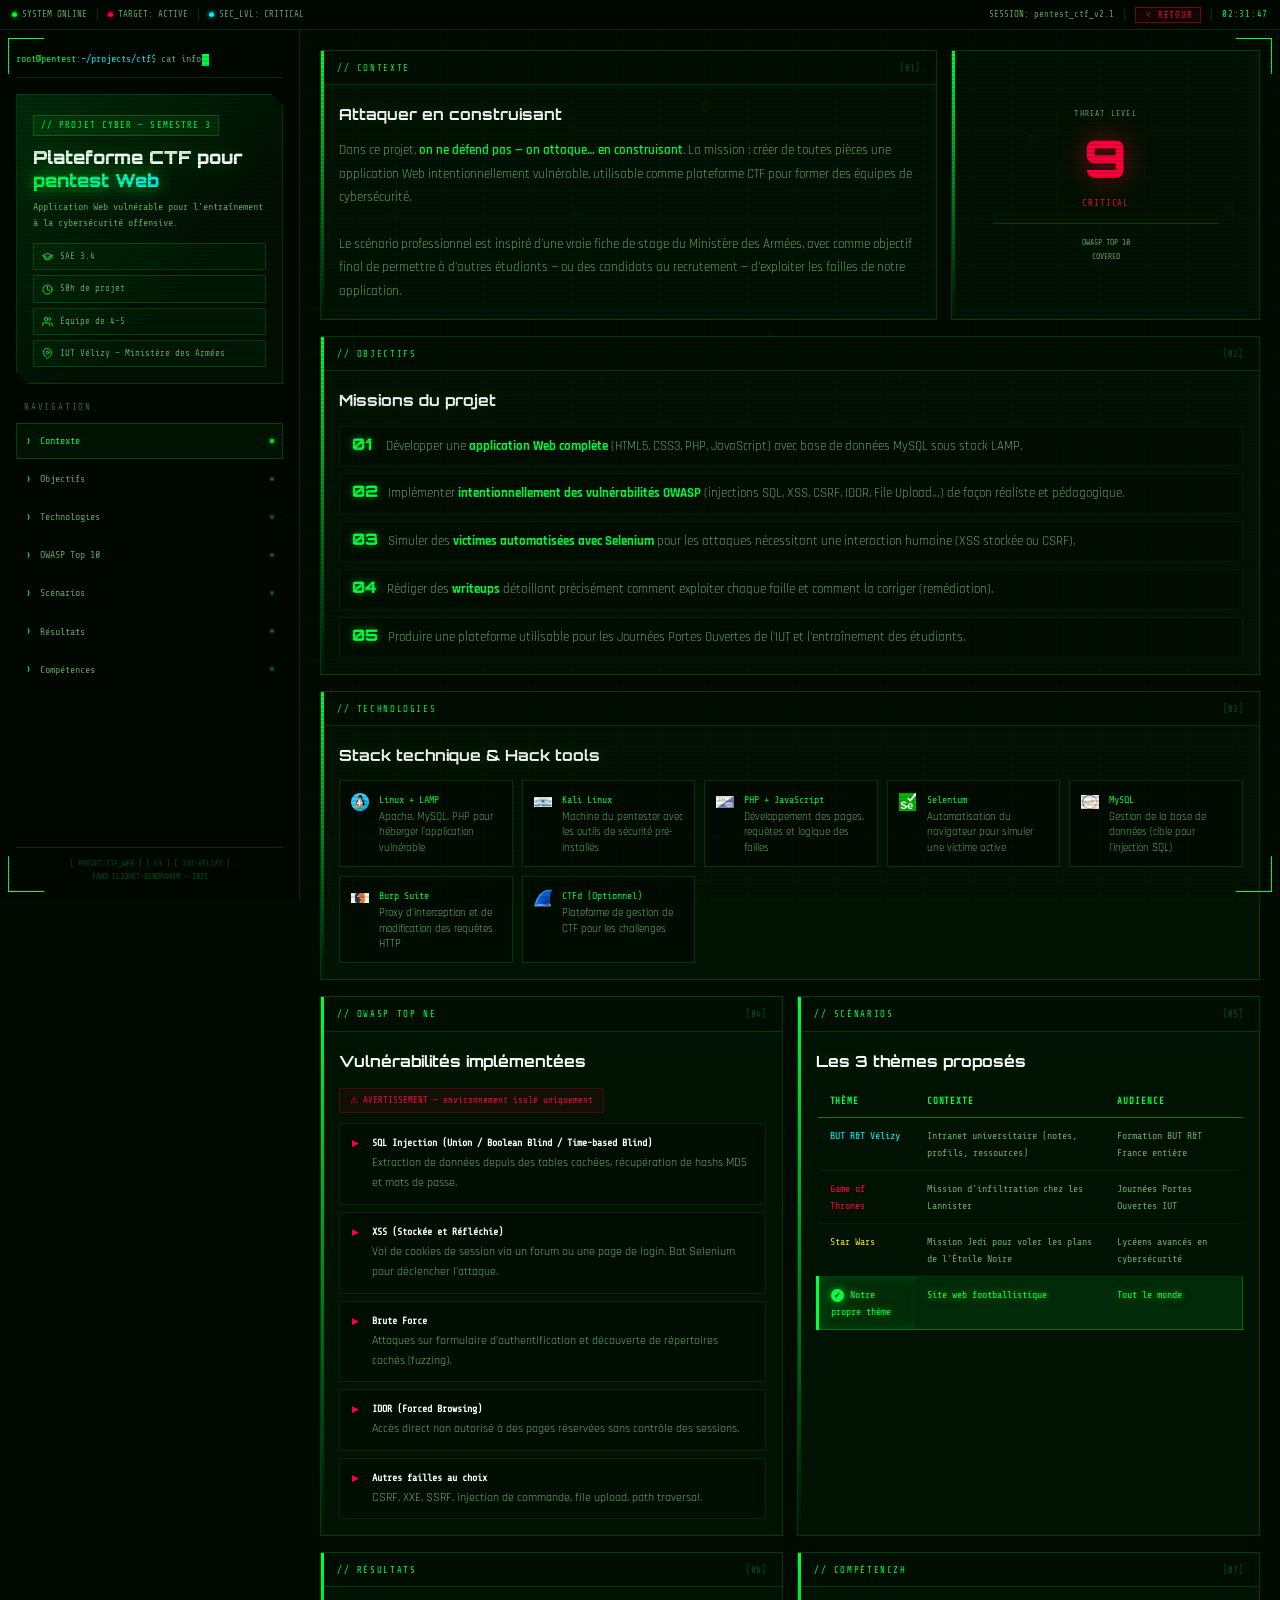
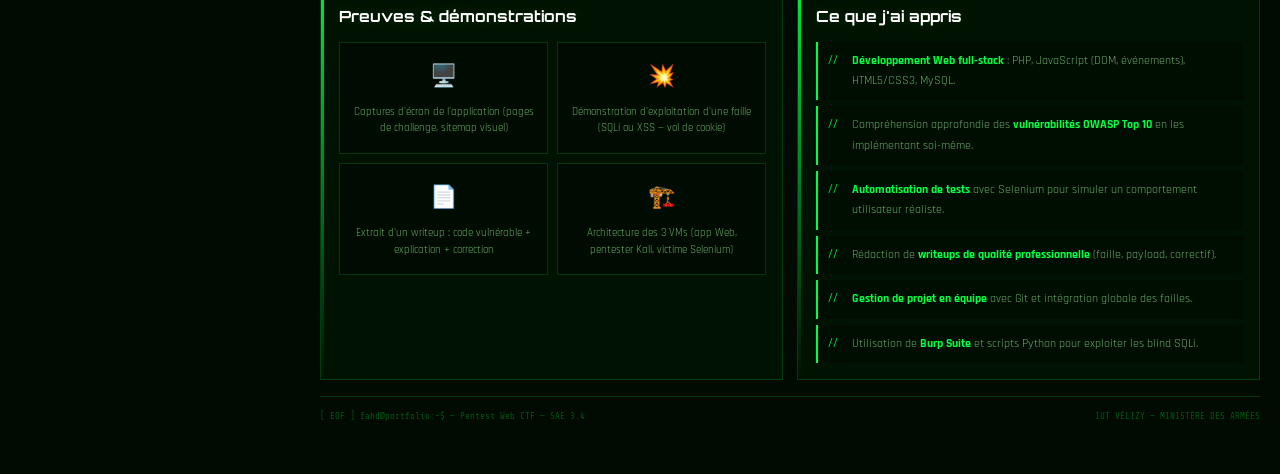
<file: pages/reseaux/reseaux-pentest-web.html>
﻿<!DOCTYPE html>
<html lang="fr">

<head>
    <meta charset="UTF-8" />
    <meta name="viewport" content="width=device-width, initial-scale=1.0, maximum-scale=1.0, user-scalable=no" />
    <title>Pentest Web CTF — Portfolio</title>
    <meta name="description" content="Découvrez : Pentest Web CTF. Portfolio de Fahd Cliquet-Benbrahim." />
    <meta name="author" content="Fahd Cliquet-Benbrahim" />
    <link rel="preconnect" href="https://fonts.googleapis.com" />
    <link rel="preconnect" href="https://fonts.gstatic.com" crossorigin />
    <link
        href="https://fonts.googleapis.com/css2?family=Share+Tech+Mono&family=Orbitron:wght@400;700;900&family=Rajdhani:wght@300;400;600;700&display=swap"
        rel="stylesheet" />
    <style>
        :root {
            --green: #00ff41;
            --green-dim: #00c832;
            --green-dark: #003b0f;
            --green-glow: rgba(0, 255, 65, 0.12);
            --red: #ff003c;
            --cyan: #00f5ff;
            --yellow: #ffe600;
            --bg: #010b01;
            --surface: rgba(0, 255, 65, 0.03);
            --surface-2: rgba(0, 255, 65, 0.06);
            --border: rgba(0, 255, 65, 0.18);
            --border-bright: rgba(0, 255, 65, 0.45);
            --text: #c8ffc8;
            --text-dim: #6aaa6a;
            --mono: 'Share Tech Mono', monospace;
            --display: 'Orbitron', monospace;
            --body: 'Rajdhani', sans-serif;
            --sidebar-w: 300px;
            --topbar-h: 30px;
        }

        *,
        *::before,
        *::after {
            margin: 0;
            padding: 0;
            box-sizing: border-box;
        }

        html {
            scroll-behavior: smooth;
            height: 100%;
            -webkit-text-size-adjust: 100%;
            text-size-adjust: 100%;
        }

        body {
            background: var(--bg);
            color: var(--text);
            font-family: var(--body);
            font-size: 15px;
            line-height: 1.7;
            overflow-x: hidden;
            min-height: 100vh;
            -webkit-font-smoothing: antialiased;
        }

        /* ── SCANLINES ── */
        body::after {
            content: '';
            position: fixed;
            inset: 0;
            background: repeating-linear-gradient(0deg, transparent, transparent 2px, rgba(0, 0, 0, 0.12) 2px, rgba(0, 0, 0, 0.12) 4px);
            pointer-events: none;
            z-index: 9998;
        }

        /* ── MATRIX CANVAS ── */
        #matrix-canvas {
            position: fixed;
            top: 0;
            left: 0;
            width: 100%;
            height: 100%;
            opacity: 0.055;
            pointer-events: none;
            z-index: 0;
        }

        /* ── GRID BG ── */
        .bg-grid {
            position: fixed;
            inset: 0;
            background-image:
                linear-gradient(rgba(0, 255, 65, 0.03) 1px, transparent 1px),
                linear-gradient(90deg, rgba(0, 255, 65, 0.03) 1px, transparent 1px);
            background-size: 44px 44px;
            pointer-events: none;
            z-index: 1;
        }

        /* ── CORNER HUD ── */
        .corner {
            position: fixed;
            width: 36px;
            height: 36px;
            pointer-events: none;
            z-index: 50;
        }

        .corner-tl {
            top: 38px;
            left: 8px;
            border-top: 1px solid var(--green);
            border-left: 1px solid var(--green);
        }

        .corner-tr {
            top: 38px;
            right: 8px;
            border-top: 1px solid var(--green);
            border-right: 1px solid var(--green);
        }

        .corner-bl {
            bottom: 8px;
            left: 8px;
            border-bottom: 1px solid var(--green);
            border-left: 1px solid var(--green);
        }

        .corner-br {
            bottom: 8px;
            right: 8px;
            border-bottom: 1px solid var(--green);
            border-right: 1px solid var(--green);
        }

        /* ── TOPBAR ── */
        .topbar {
            position: fixed;
            top: 0;
            left: 0;
            right: 0;
            height: var(--topbar-h);
            background: rgba(0, 8, 0, 0.96);
            border-bottom: 1px solid var(--border);
            display: flex;
            align-items: center;
            padding: 0 12px;
            gap: 10px;
            font-family: var(--mono);
            font-size: 9px;
            color: var(--text-dim);
            z-index: 200;
            backdrop-filter: blur(12px);
            overflow: hidden;
        }

        .topbar-item {
            display: flex;
            align-items: center;
            gap: 5px;
            white-space: nowrap;
        }

        .topbar-item.hide-sm {
            display: flex;
        }

        .dot {
            width: 5px;
            height: 5px;
            border-radius: 50%;
            flex-shrink: 0;
            animation: pdot 2s ease-in-out infinite;
        }

        .dot-g {
            background: var(--green);
            box-shadow: 0 0 5px var(--green);
        }

        .dot-r {
            background: var(--red);
            box-shadow: 0 0 5px var(--red);
            animation-delay: .6s;
        }

        .dot-c {
            background: var(--cyan);
            box-shadow: 0 0 5px var(--cyan);
            animation-delay: 1.2s;
        }

        @keyframes pdot {

            0%,
            100% {
                opacity: 1
            }

            50% {
                opacity: .3
            }
        }

        .topbar-sep {
            width: 1px;
            height: 14px;
            background: var(--border);
            flex-shrink: 0;
        }

        .topbar-right {
            margin-left: auto;
            display: flex;
            align-items: center;
            gap: 10px;
            flex-shrink: 0;
        }

        #clock {
            color: var(--green);
            letter-spacing: .08em;
            white-space: nowrap;
        }

        /* ── BACK BUTTON ── */
        .btn-back {
            display: flex;
            align-items: center;
            gap: 5px;
            font-family: var(--mono);
            font-size: 9px;
            color: var(--red);
            background: rgba(255, 0, 60, 0.08);
            border: 1px solid rgba(255, 0, 60, 0.4);
            padding: 2px 8px;
            cursor: pointer;
            letter-spacing: .08em;
            text-transform: uppercase;
            transition: background .2s, border-color .2s, box-shadow .2s;
            text-decoration: none;
            white-space: nowrap;
            -webkit-tap-highlight-color: transparent;
        }

        .btn-back:hover {
            background: rgba(255, 0, 60, 0.18);
            border-color: var(--red);
            box-shadow: 0 0 8px rgba(255, 0, 60, 0.4);
        }

        .btn-back svg {
            width: 9px;
            height: 9px;
            stroke: var(--red);
            flex-shrink: 0;
        }

        /* ── MOBILE MENU TOGGLE — masqué, sidebar toujours visible ── */
        .menu-toggle {
            display: none;
        }

        /* ══════════════════════════════════════
           MAIN LAYOUT: sidebar + content
        ══════════════════════════════════════ */
        .layout {
            position: relative;
            z-index: 2;
            display: grid;
            grid-template-columns: var(--sidebar-w) 1fr;
            min-height: 100vh;
            padding-top: var(--topbar-h);
        }

        /* ── SIDEBAR ── */
        .sidebar {
            position: sticky;
            top: var(--topbar-h);
            height: calc(100vh - var(--topbar-h));
            overflow-y: auto;
            border-right: 1px solid var(--border);
            background: rgba(0, 6, 0, 0.7);
            backdrop-filter: blur(8px);
            display: flex;
            flex-direction: column;
            padding: 20px 16px 16px;
            gap: 16px;
        }

        .sidebar::-webkit-scrollbar {
            width: 3px;
        }

        .sidebar::-webkit-scrollbar-thumb {
            background: rgba(0, 255, 65, .2);
        }

        .sidebar-prompt {
            font-family: var(--mono);
            font-size: 10px;
            color: var(--text-dim);
            border-bottom: 1px solid var(--border);
            padding-bottom: 10px;
            word-break: break-all;
        }

        .sidebar-prompt .pg {
            color: var(--green);
        }

        .sidebar-prompt .pc {
            color: var(--cyan);
        }

        .cursor {
            display: inline-block;
            width: 7px;
            height: 12px;
            background: var(--green);
            vertical-align: middle;
            animation: blink 1s step-end infinite;
            margin-left: 1px;
        }

        @keyframes blink {

            0%,
            100% {
                opacity: 1
            }

            50% {
                opacity: 0
            }
        }

        /* Hero card in sidebar */
        .hero-card {
            background: var(--surface);
            border: 1px solid var(--border);
            padding: 16px;
            position: relative;
            clip-path: polygon(0 0, calc(100% - 12px) 0, 100% 12px, 100% 100%, 12px 100%, 0 calc(100% - 12px));
        }

        .hero-card::before {
            content: '';
            position: absolute;
            inset: 0;
            background: linear-gradient(135deg, var(--green-glow) 0%, transparent 65%);
            pointer-events: none;
        }

        .hero-badge {
            display: inline-block;
            font-family: var(--mono);
            font-size: 9px;
            color: var(--green);
            background: rgba(0, 255, 65, .08);
            border: 1px solid rgba(0, 255, 65, .2);
            padding: 2px 7px;
            letter-spacing: .12em;
            text-transform: uppercase;
            margin-bottom: 10px;
        }

        .hero-card h1 {
            font-family: var(--display);
            font-size: clamp(13px, 1.4vw, 18px);
            font-weight: 900;
            color: #fff;
            line-height: 1.25;
            margin-bottom: 8px;
            text-shadow: 0 0 20px rgba(0, 255, 65, .3);
            animation: glitch 9s infinite;
        }

        .gradient-text {
            background: linear-gradient(90deg, var(--green), var(--cyan));
            -webkit-background-clip: text;
            -webkit-text-fill-color: transparent;
            background-clip: text;
            filter: drop-shadow(0 0 8px rgba(0, 255, 65, .5));
        }

        .hero-desc {
            font-family: var(--mono);
            font-size: 10px;
            color: var(--text-dim);
            line-height: 1.6;
            margin-bottom: 12px;
        }

        /* Meta pills in sidebar */
        .meta-list {
            display: flex;
            flex-direction: column;
            gap: 5px;
        }

        .meta-pill {
            display: flex;
            align-items: center;
            gap: 7px;
            font-family: var(--mono);
            font-size: 9px;
            color: var(--text-dim);
            background: rgba(0, 255, 65, .04);
            border: 1px solid var(--border);
            padding: 5px 8px;
            transition: all .2s;
        }

        .meta-pill:hover {
            border-color: var(--green);
            color: var(--green);
            background: rgba(0, 255, 65, .08);
        }

        .meta-pill svg {
            width: 11px;
            height: 11px;
            stroke: var(--green);
            flex-shrink: 0;
        }

        /* Sidebar nav */
        .sidebar-nav {
            display: flex;
            flex-direction: column;
            gap: 2px;
        }

        .sidebar-nav-title {
            font-family: var(--mono);
            font-size: 9px;
            letter-spacing: .2em;
            color: var(--text-dim);
            text-transform: uppercase;
            padding: 0 8px 5px;
            opacity: .6;
        }

        .nav-item {
            display: flex;
            align-items: center;
            gap: 8px;
            font-family: var(--mono);
            font-size: 10px;
            color: var(--text-dim);
            padding: 6px 8px;
            border: 1px solid transparent;
            cursor: pointer;
            transition: all .2s;
            text-decoration: none;
            background: transparent;
            -webkit-tap-highlight-color: transparent;
        }

        .nav-item:hover,
        .nav-item.active {
            color: var(--green);
            border-color: rgba(0, 255, 65, .2);
            background: rgba(0, 255, 65, .05);
        }

        .nav-item::before {
            content: '›';
            color: var(--green);
            font-size: 13px;
        }

        .nav-dot {
            width: 4px;
            height: 4px;
            border-radius: 50%;
            background: var(--green);
            opacity: .4;
            margin-left: auto;
            flex-shrink: 0;
        }

        .nav-item.active .nav-dot {
            opacity: 1;
            box-shadow: 0 0 4px var(--green);
        }

        .sidebar-bottom {
            margin-top: auto;
        }

        .sidebar-id {
            font-family: var(--mono);
            font-size: 8px;
            color: rgba(0, 255, 65, .3);
            border-top: 1px solid var(--border);
            padding-top: 10px;
            text-align: center;
            line-height: 1.6;
        }

        /* ── MAIN CONTENT ── */
        .content {
            padding: 20px 20px 50px;
            display: flex;
            flex-direction: column;
            gap: 16px;
            min-width: 0;
        }

        /* Content grid zones */
        .content-row {
            display: grid;
            gap: 14px;
        }

        .row-2 {
            grid-template-columns: 1fr 1fr;
        }

        .row-3 {
            grid-template-columns: 1fr 1fr 1fr;
        }

        .row-3-1 {
            grid-template-columns: 2fr 1fr;
        }

        .row-1-2 {
            grid-template-columns: 1fr 2fr;
        }

        .col-span-2 {
            grid-column: span 2;
        }

        .col-span-3 {
            grid-column: span 3;
        }

        /* ── PANEL (generic card) ── */
        .panel {
            background: var(--surface);
            border: 1px solid var(--border);
            position: relative;
            transition: border-color .25s, background .25s;
            overflow: hidden;
            min-width: 0;
        }

        .panel:hover {
            border-color: rgba(0, 255, 65, .35);
            background: var(--surface-2);
        }

        .panel::before {
            content: '';
            position: absolute;
            top: 0;
            left: 0;
            width: 3px;
            height: 100%;
            background: linear-gradient(180deg, var(--green), transparent);
        }

        .panel-head {
            display: flex;
            align-items: center;
            justify-content: space-between;
            padding: 10px 16px 8px 16px;
            border-bottom: 1px solid var(--border);
            background: rgba(0, 0, 0, 0.3);
        }

        .panel-label {
            font-family: var(--mono);
            font-size: 9px;
            letter-spacing: .18em;
            color: var(--green);
            text-transform: uppercase;
        }

        .panel-idx {
            font-family: var(--mono);
            font-size: 9px;
            color: rgba(0, 255, 65, .3);
        }

        .panel-body {
            padding: 16px 16px 16px 18px;
        }

        .panel h2 {
            font-family: var(--display);
            font-size: clamp(12px, 1.2vw, 16px);
            font-weight: 700;
            color: #fff;
            margin-bottom: 12px;
            text-shadow: 0 0 16px rgba(0, 255, 65, .2);
        }

        /* chaque panel h2 a son propre glitch */
        #contexte h2 {
            animation: glitch 9.0s 0.0s infinite;
        }

        #objectifs h2 {
            animation: glitch2 11.0s 1.3s infinite;
        }

        #technologies h2 {
            animation: glitch3 8.5s 3.7s infinite;
        }

        #vulns h2 {
            animation: glitch4 10.0s 2.1s infinite;
        }

        #scenarios h2 {
            animation: glitch5 12.0s 5.0s infinite;
        }

        #resultats h2 {
            animation: glitch6 9.5s 4.4s infinite;
        }

        #competences h2 {
            animation: glitch7 10.5s 0.8s infinite;
        }

        .panel p,
        .panel .body-text {
            font-size: 13px;
            color: var(--text-dim);
            line-height: 1.8;
        }

        .panel p strong,
        .panel .body-text strong {
            color: var(--green);
            font-weight: 600;
        }

        /* ── OBJECTIVES ── */
        .objectives-list {
            list-style: none;
            display: flex;
            flex-direction: column;
            gap: 7px;
        }

        .objectives-list li {
            display: flex;
            align-items: flex-start;
            gap: 10px;
            padding: 9px 12px;
            background: rgba(0, 0, 0, .3);
            border: 1px solid rgba(0, 255, 65, .08);
            transition: border-color .2s, background .2s;
        }

        .objectives-list li:hover {
            border-color: rgba(0, 255, 65, .35);
            background: rgba(0, 255, 65, .04);
        }

        .obj-num {
            font-family: var(--display);
            font-size: 16px;
            font-weight: 900;
            color: var(--green);
            min-width: 24px;
            text-shadow: 0 0 8px rgba(0, 255, 65, .5);
            line-height: 1;
        }

        .obj-text {
            font-size: 13px;
            color: var(--text-dim);
            line-height: 1.6;
        }

        .obj-text strong {
            color: var(--green);
        }

        /* ── TECH GRID ── */
        .tech-grid {
            display: grid;
            grid-template-columns: repeat(auto-fill, minmax(160px, 1fr));
            gap: 9px;
        }

        .tech-badge {
            display: flex;
            align-items: flex-start;
            gap: 9px;
            padding: 10px;
            background: rgba(0, 0, 0, .4);
            border: 1px solid var(--border);
            transition: all .25s;
            position: relative;
            overflow: hidden;
        }

        .tech-badge::after {
            content: '';
            position: absolute;
            bottom: 0;
            left: 0;
            width: 0;
            height: 2px;
            background: var(--green);
            transition: width .3s;
        }

        .tech-badge:hover {
            border-color: var(--green);
            background: rgba(0, 255, 65, .06);
            transform: translateY(-2px);
            box-shadow: 0 4px 16px rgba(0, 255, 65, .12);
        }

        .tech-badge:hover::after {
            width: 100%;
        }

        .tech-icon {
            font-size: 16px;
            min-width: 20px;
            text-align: center;
            margin-top: 2px;
            display: flex;
            align-items: center;
            justify-content: center;
            flex-shrink: 0;
        }

        .tech-icon img {
            width: 18px;
            height: 18px;
            object-fit: contain;
        }

        .tech-name {
            display: block;
            font-family: var(--mono);
            font-size: 10px;
            color: var(--green);
            margin-bottom: 2px;
        }

        .tech-desc {
            display: block;
            font-size: 11px;
            color: var(--text-dim);
            line-height: 1.4;
        }

        /* ── VULN LIST ── */
        .vuln-list {
            list-style: none;
            display: flex;
            flex-direction: column;
            gap: 7px;
        }

        .vuln-list li {
            padding: 10px 12px 10px 32px;
            background: rgba(0, 0, 0, .3);
            border: 1px solid rgba(0, 255, 65, .1);
            font-size: 12px;
            color: var(--text-dim);
            position: relative;
            transition: border-color .2s;
        }

        .vuln-list li::before {
            content: '▶';
            position: absolute;
            left: 12px;
            top: 12px;
            font-size: 9px;
            color: var(--red);
        }

        .vuln-list li:hover {
            border-color: rgba(255, 0, 60, .3);
        }

        .vuln-list li strong {
            color: #fff;
            font-family: var(--mono);
            font-size: 10px;
            display: block;
            margin-bottom: 2px;
        }

        .warn-tag {
            display: inline-block;
            font-family: var(--mono);
            font-size: 9px;
            color: var(--red);
            background: rgba(255, 0, 60, .07);
            border: 1px solid rgba(255, 0, 60, .2);
            padding: 4px 10px;
            margin-bottom: 10px;
        }

        /* ── TABLE ── */
        .table-wrap {
            width: 100%;
            overflow-x: auto;
            -webkit-overflow-scrolling: touch;
        }

        .themes-table {
            width: 100%;
            min-width: 400px;
            border-collapse: collapse;
            font-family: var(--mono);
            font-size: 10px;
        }

        .themes-table thead tr {
            border-bottom: 1px solid var(--border-bright);
        }

        .themes-table th {
            text-align: left;
            padding: 8px 12px;
            color: var(--green);
            letter-spacing: .1em;
            text-transform: uppercase;
            font-size: 9px;
            white-space: nowrap;
        }

        .themes-table td {
            padding: 9px 12px;
            color: var(--text-dim);
            border-bottom: 1px solid rgba(0, 255, 65, .06);
            vertical-align: top;
            font-size: 10px;
        }

        .themes-table tbody tr:hover td {
            background: rgba(0, 255, 65, .03);
            color: var(--text);
        }

        .selected-theme-row td {
            background: rgba(0, 255, 65, 0.10);
            color: var(--green);
            border-bottom: 1px solid rgba(0, 255, 65, 0.4);
            border-top: 1px solid rgba(0, 255, 65, 0.4);
            text-shadow: 0 0 8px rgba(0, 255, 65, 0.5);
            animation: rowpulse 2.8s ease-in-out infinite;
        }

        .selected-theme-row td:first-child {
            border-left: 3px solid var(--green);
            box-shadow: inset 4px 0 12px rgba(0, 255, 65, 0.15);
        }

        .selected-theme-row td:last-child {
            border-right: 1px solid rgba(0, 255, 65, 0.3);
        }

        @keyframes rowpulse {

            0%,
            100% {
                background: rgba(0, 255, 65, 0.08);
            }

            50% {
                background: rgba(0, 255, 65, 0.16);
            }
        }

        .check-icon {
            display: inline-block;
            width: 13px;
            height: 13px;
            border-radius: 50%;
            background: var(--green);
            color: var(--bg);
            font-size: 8px;
            line-height: 13px;
            text-align: center;
            font-weight: 900;
            margin-right: 6px;
            vertical-align: middle;
            box-shadow: 0 0 8px rgba(0, 255, 65, 0.8);
        }

        .themes-table tbody tr:first-child td:first-child {
            color: var(--cyan);
        }

        .themes-table tbody tr:nth-child(2) td:first-child {
            color: var(--red);
        }

        .themes-table tbody tr:nth-child(3) td:first-child {
            color: var(--yellow);
        }

        /* ── RESULTS GRID ── */
        .results-grid {
            display: grid;
            grid-template-columns: repeat(2, 1fr);
            gap: 9px;
        }

        .result-card {
            padding: 16px 12px;
            background: rgba(0, 0, 0, .4);
            border: 1px solid var(--border);
            text-align: center;
            transition: all .25s;
            overflow: hidden;
            position: relative;
        }

        .result-card::before {
            content: '';
            position: absolute;
            top: -50%;
            left: -50%;
            width: 200%;
            height: 200%;
            background: radial-gradient(circle, rgba(0, 255, 65, .04) 0%, transparent 70%);
            opacity: 0;
            transition: opacity .3s;
        }

        .result-card:hover {
            border-color: var(--green);
            transform: translateY(-2px);
            box-shadow: 0 6px 20px rgba(0, 255, 65, .12);
        }

        .result-card:hover::before {
            opacity: 1;
        }

        .result-icon {
            font-size: 22px;
            margin-bottom: 8px;
            display: block;
        }

        .result-text {
            font-size: 11px;
            color: var(--text-dim);
            line-height: 1.5;
        }

        /* ── SKILLS ── */
        .skills-list {
            list-style: none;
            display: flex;
            flex-direction: column;
            gap: 6px;
        }

        .skills-list li {
            display: flex;
            align-items: flex-start;
            gap: 8px;
            padding: 9px 10px;
            background: rgba(0, 0, 0, .2);
            border-left: 2px solid var(--green);
            font-size: 12px;
            color: var(--text-dim);
            transition: background .2s;
        }

        .skills-list li:hover {
            background: rgba(0, 255, 65, .04);
        }

        .skills-list li::before {
            content: '//';
            font-family: var(--mono);
            font-size: 9px;
            color: var(--green);
            min-width: 16px;
            margin-top: 2px;
            flex-shrink: 0;
        }

        .skills-list li strong {
            color: var(--green);
        }

        /* ── GLITCH ANIMATIONS ── */
        @keyframes glitch {

            0%,
            93%,
            100% {
                clip-path: none;
                transform: none;
                text-shadow: 0 0 16px rgba(0, 255, 65, .2)
            }

            94% {
                clip-path: polygon(0 25%, 100% 25%, 100% 45%, 0 45%);
                transform: translateX(-4px);
                text-shadow: -3px 0 var(--red), 3px 0 var(--cyan)
            }

            95% {
                clip-path: polygon(0 60%, 100% 60%, 100% 75%, 0 75%);
                transform: translateX(4px);
                text-shadow: 3px 0 var(--red), -3px 0 var(--cyan)
            }

            96% {
                clip-path: none;
                transform: none;
                text-shadow: 0 0 16px rgba(0, 255, 65, .2)
            }
        }

        @keyframes glitch2 {

            0%,
            90%,
            100% {
                clip-path: none;
                transform: none;
                text-shadow: 0 0 16px rgba(0, 255, 65, .2)
            }

            91% {
                clip-path: polygon(0 10%, 100% 10%, 100% 35%, 0 35%);
                transform: translateX(5px);
                text-shadow: -3px 0 var(--cyan), 3px 0 var(--red)
            }

            92% {
                clip-path: polygon(0 55%, 100% 55%, 100% 80%, 0 80%);
                transform: translateX(-5px);
                text-shadow: 3px 0 var(--cyan), -3px 0 var(--red)
            }

            93% {
                clip-path: none;
                transform: none;
                text-shadow: 0 0 16px rgba(0, 255, 65, .2)
            }
        }

        @keyframes glitch3 {

            0%,
            87%,
            100% {
                clip-path: none;
                transform: none;
                text-shadow: 0 0 16px rgba(0, 255, 65, .2)
            }

            88% {
                clip-path: polygon(0 40%, 100% 40%, 100% 55%, 0 55%);
                transform: translateX(-6px) skewX(-2deg);
                text-shadow: -4px 0 var(--red), 4px 0 var(--cyan)
            }

            89% {
                clip-path: polygon(0 15%, 100% 15%, 100% 30%, 0 30%);
                transform: translateX(6px) skewX(2deg);
                text-shadow: 4px 0 var(--red), -4px 0 var(--cyan)
            }

            90% {
                clip-path: none;
                transform: none;
                text-shadow: 0 0 16px rgba(0, 255, 65, .2)
            }
        }

        @keyframes glitch4 {

            0%,
            82%,
            100% {
                clip-path: none;
                transform: none;
                text-shadow: 0 0 16px rgba(0, 255, 65, .2)
            }

            83% {
                clip-path: polygon(0 0%, 100% 0%, 100% 20%, 0 20%);
                transform: translateX(3px);
                text-shadow: -2px 0 var(--yellow), 2px 0 var(--cyan)
            }

            84% {
                clip-path: polygon(0 70%, 100% 70%, 100% 90%, 0 90%);
                transform: translateX(-3px);
                text-shadow: 2px 0 var(--yellow), -2px 0 var(--cyan)
            }

            85% {
                clip-path: none;
                transform: none;
                text-shadow: 0 0 16px rgba(0, 255, 65, .2)
            }
        }

        @keyframes glitch5 {

            0%,
            78%,
            100% {
                clip-path: none;
                transform: none;
                text-shadow: 0 0 16px rgba(0, 255, 65, .2)
            }

            79% {
                clip-path: polygon(0 30%, 100% 30%, 100% 50%, 0 50%);
                transform: translateX(-7px) scaleX(1.01);
                text-shadow: -5px 0 var(--red), 5px 0 var(--green)
            }

            80% {
                clip-path: polygon(0 50%, 100% 50%, 100% 70%, 0 70%);
                transform: translateX(7px) scaleX(0.99);
                text-shadow: 5px 0 var(--red), -5px 0 var(--green)
            }

            81% {
                clip-path: none;
                transform: none;
                text-shadow: 0 0 16px rgba(0, 255, 65, .2)
            }
        }

        @keyframes glitch6 {

            0%,
            85%,
            100% {
                clip-path: none;
                transform: none;
                text-shadow: 0 0 16px rgba(0, 255, 65, .2)
            }

            86% {
                clip-path: polygon(0 20%, 100% 20%, 100% 40%, 0 40%);
                transform: translateX(4px);
                text-shadow: -3px 0 var(--cyan), 3px 0 var(--yellow)
            }

            87% {
                clip-path: polygon(0 60%, 100% 60%, 100% 85%, 0 85%);
                transform: translateX(-4px);
                text-shadow: 3px 0 var(--cyan), -3px 0 var(--yellow)
            }

            88% {
                clip-path: none;
                transform: none;
                text-shadow: 0 0 16px rgba(0, 255, 65, .2)
            }
        }

        @keyframes glitch7 {

            0%,
            75%,
            100% {
                clip-path: none;
                transform: none;
                text-shadow: 0 0 16px rgba(0, 255, 65, .2)
            }

            76% {
                clip-path: polygon(0 5%, 100% 5%, 100% 25%, 0 25%);
                transform: translateX(-5px);
                text-shadow: -4px 0 var(--red), 4px 0 var(--green)
            }

            77% {
                clip-path: polygon(0 45%, 100% 45%, 100% 65%, 0 65%);
                transform: translateX(5px) skewX(1deg);
                text-shadow: 4px 0 var(--red), -4px 0 var(--green)
            }

            78% {
                clip-path: none;
                transform: none;
                text-shadow: 0 0 16px rgba(0, 255, 65, .2)
            }
        }

        /* ── SCROLLBAR ── */
        ::-webkit-scrollbar {
            width: 5px;
        }

        ::-webkit-scrollbar-track {
            background: var(--bg);
        }

        ::-webkit-scrollbar-thumb {
            background: rgba(0, 255, 65, .25);
        }

        ::-webkit-scrollbar-thumb:hover {
            background: var(--green);
        }

        /* ══════════════════════════════════════
           RESPONSIVE BREAKPOINTS
        ══════════════════════════════════════ */

        /* Large desktops */
        @media (max-width: 1200px) {
            :root {
                --sidebar-w: 260px;
            }
        }

        /* Tablets landscape */
        @media (max-width: 1024px) {
            :root {
                --sidebar-w: 240px;
            }

            .row-3 {
                grid-template-columns: 1fr 1fr;
            }

            .row-3 .col-span-3 {
                grid-column: span 2;
            }

            .tech-grid {
                grid-template-columns: repeat(auto-fill, minmax(140px, 1fr));
            }
        }

        /* Tablets portrait / small landscape */
        @media (max-width: 860px) {
            .layout {
                grid-template-columns: 1fr;
            }

            /* Sidebar toujours visible, affichée en plein flux */
            .sidebar {
                position: relative;
                top: auto;
                height: auto;
                overflow-y: visible;
                border-right: none;
                border-bottom: 1px solid var(--border);
            }

            .row-2,
            .row-3,
            .row-3-1,
            .row-1-2 {
                grid-template-columns: 1fr;
            }

            .col-span-2,
            .col-span-3 {
                grid-column: span 1;
            }

            .content {
                padding: 14px 14px 40px;
            }

            .results-grid {
                grid-template-columns: repeat(2, 1fr);
            }

            .hero-card h1 {
                font-size: 15px;
            }

            /* topbar: hide less important items */
            .topbar-item.hide-sm {
                display: none;
            }

            .topbar-sep.hide-sm {
                display: none;
            }
        }

        /* Phones */
        @media (max-width: 480px) {
            :root {
                --topbar-h: 30px;
            }

            .topbar {
                font-size: 8px;
                padding: 0 8px;
                gap: 6px;
            }

            #clock {
                font-size: 8px;
            }

            .content {
                padding: 10px 10px 32px;
                gap: 12px;
            }

            .panel-body {
                padding: 12px 12px 12px 14px;
            }

            .panel h2 {
                font-size: 12px;
            }

            .tech-grid {
                grid-template-columns: 1fr;
            }

            .results-grid {
                grid-template-columns: 1fr;
            }

            .obj-num {
                font-size: 14px;
                min-width: 20px;
            }

            .obj-text {
                font-size: 12px;
            }

            .vuln-list li {
                font-size: 11px;
            }

            .skills-list li {
                font-size: 11px;
            }

            .themes-table {
                font-size: 9px;
            }

            .themes-table th,
            .themes-table td {
                padding: 7px 8px;
            }

            .panel p,
            .panel .body-text {
                font-size: 12px;
            }

            .footer-bar {
                flex-direction: column;
                gap: 6px;
                text-align: center;
            }
        }

        /* Very small phones */
        @media (max-width: 360px) {
            .topbar-item.hide-xs {
                display: none;
            }

            .results-grid {
                grid-template-columns: 1fr;
            }
        }
    </style>
</head>

<body>

    <canvas id="matrix-canvas"></canvas>
    <div class="bg-grid"></div>
    <div class="corner corner-tl"></div>
    <div class="corner corner-tr"></div>
    <div class="corner corner-bl"></div>
    <div class="corner corner-br"></div>

    <!-- ── TOPBAR ── -->
    <div class="topbar">
        <div class="topbar-item">
            <div class="dot dot-g"></div><span>SYSTEM ONLINE</span>
        </div>
        <div class="topbar-sep hide-sm"></div>
        <div class="topbar-item hide-sm">
            <div class="dot dot-r"></div><span>TARGET: ACTIVE</span>
        </div>
        <div class="topbar-sep hide-sm"></div>
        <div class="topbar-item hide-sm">
            <div class="dot dot-c"></div><span>SEC_LVL: CRITICAL</span>
        </div>
        <div class="topbar-right">
            <span class="hide-sm">SESSION: pentest_ctf_v2.1</span>
            <div class="topbar-sep"></div>
            <button class="btn-back" onclick="history.back()">
                <svg viewBox="0 0 24 24" fill="none" stroke="currentColor" stroke-width="2.5" stroke-linecap="round"
                    stroke-linejoin="round">
                    <polyline points="15 18 9 12 15 6"></polyline>
                </svg>
                Retour
            </button>
            <div class="topbar-sep"></div>
            <span id="clock"></span>
        </div>
    </div>

    <!-- ══════════ LAYOUT ══════════ -->
    <div class="layout">

        <!-- ── SIDEBAR ── -->
        <aside class="sidebar" id="sidebar">

            <div class="sidebar-prompt">
                <span class="pg">root@pentest</span>:<span class="pc">~/projects/ctf</span>$ cat info<span
                    class="cursor"></span>
            </div>

            <!-- Hero card -->
            <div class="hero-card">
                <div class="hero-badge">// Projet Cyber — Semestre 3</div>
                <h1>Plateforme CTF pour<br><span class="gradient-text">pentest Web</span></h1>
                <p class="hero-desc">Application Web vulnérable pour l'entraînement à la cybersécurité offensive.</p>
                <div class="meta-list">
                    <div class="meta-pill">
                        <svg viewBox="0 0 24 24" fill="none" stroke="currentColor" stroke-width="2"
                            stroke-linecap="round" stroke-linejoin="round">
                            <path d="M22 10v6M2 10l10-5 10 5-10 5z" />
                            <path d="M6 12v5c3 3 9 3 12 0v-5" />
                        </svg>
                        SAE 3.4
                    </div>
                    <div class="meta-pill">
                        <svg viewBox="0 0 24 24" fill="none" stroke="currentColor" stroke-width="2"
                            stroke-linecap="round" stroke-linejoin="round">
                            <circle cx="12" cy="12" r="10" />
                            <polyline points="12 6 12 12 16 14" />
                        </svg>
                        50h de projet
                    </div>
                    <div class="meta-pill">
                        <svg viewBox="0 0 24 24" fill="none" stroke="currentColor" stroke-width="2"
                            stroke-linecap="round" stroke-linejoin="round">
                            <path d="M17 21v-2a4 4 0 0 0-4-4H5a4 4 0 0 0-4 4v2" />
                            <circle cx="9" cy="7" r="4" />
                            <path d="M23 21v-2a4 4 0 0 0-3-3.87" />
                            <path d="M16 3.13a4 4 0 0 1 0 7.75" />
                        </svg>
                        Équipe de 4-5
                    </div>
                    <div class="meta-pill">
                        <svg viewBox="0 0 24 24" fill="none" stroke="currentColor" stroke-width="2"
                            stroke-linecap="round" stroke-linejoin="round">
                            <path d="M21 10c0 7-9 13-9 13s-9-6-9-13a9 9 0 0 1 18 0z" />
                            <circle cx="12" cy="10" r="3" />
                        </svg>
                        IUT Vélizy — Ministère des Armées
                    </div>
                </div>
            </div>

            <!-- Nav -->
            <div class="sidebar-nav">
                <div class="sidebar-nav-title">Navigation</div>
                <a class="nav-item active" href="#contexte">Contexte<div class="nav-dot"></div></a>
                <a class="nav-item" href="#objectifs">Objectifs<div class="nav-dot"></div></a>
                <a class="nav-item" href="#technologies">Technologies<div class="nav-dot"></div></a>
                <a class="nav-item" href="#vulns">OWASP Top 10<div class="nav-dot"></div></a>
                <a class="nav-item" href="#scenarios">Scénarios<div class="nav-dot"></div></a>
                <a class="nav-item" href="#resultats">Résultats<div class="nav-dot"></div></a>
                <a class="nav-item" href="#competences">Compétences<div class="nav-dot"></div></a>
            </div>

            <div class="sidebar-bottom">
                <div class="sidebar-id">
                    [ PROJET:CTF_WEB ] [ S3 ] [ IUT:VELIZY ]<br>
                    FAHD CLIQUET-BENBRAHIM — 2025
                </div>
            </div>

        </aside>

        <!-- ── MAIN CONTENT ── -->
        <main class="content">

            <!-- ROW 1: Contexte + petite stat -->
            <div class="content-row row-3-1">
                <div class="panel" id="contexte">
                    <div class="panel-head"><span class="panel-label">// Contexte</span><span
                            class="panel-idx">[01]</span></div>
                    <div class="panel-body">
                        <h2>Attaquer en construisant</h2>
                        <p class="body-text">
                            Dans ce projet, <strong>on ne défend pas — on attaque… en construisant</strong>. La mission
                            : créer de toutes pièces une application Web intentionnellement vulnérable, utilisable comme
                            plateforme CTF pour former des équipes de cybersécurité.<br><br>
                            Le scénario professionnel est inspiré d'une vraie fiche de stage du Ministère des Armées,
                            avec comme objectif final de permettre à d'autres étudiants — ou des candidats au
                            recrutement — d'exploiter les failles de notre application.
                        </p>
                    </div>
                </div>
                <div class="panel"
                    style="display:flex;flex-direction:column;justify-content:center;align-items:center;padding:20px 12px;text-align:center;gap:12px;">
                    <div
                        style="font-family:var(--mono);font-size:8px;color:var(--text-dim);letter-spacing:.15em;text-transform:uppercase;">
                        Threat Level</div>
                    <div
                        style="font-family:var(--display);font-size:clamp(36px,5vw,52px);font-weight:900;color:var(--red);text-shadow:0 0 30px rgba(255,0,60,.6);line-height:1;">
                        9</div>
                    <div style="font-family:var(--mono);font-size:9px;color:var(--red);letter-spacing:.1em;">CRITICAL
                    </div>
                    <div style="width:80%;height:1px;background:var(--border);"></div>
                    <div style="font-family:var(--mono);font-size:8px;color:var(--text-dim);">OWASP TOP 10<br>COVERED
                    </div>
                </div>
            </div>

            <!-- ROW 2: Objectifs (full width) -->
            <div class="content-row" id="objectifs">
                <div class="panel">
                    <div class="panel-head"><span class="panel-label">// Objectifs</span><span
                            class="panel-idx">[02]</span></div>
                    <div class="panel-body">
                        <h2>Missions du projet</h2>
                        <ul class="objectives-list">
                            <li>
                                <span class="obj-num">01</span>
                                <span class="obj-text">Développer une <strong>application Web complète</strong> (HTML5,
                                    CSS3, PHP, JavaScript) avec base de données MySQL sous stack LAMP.</span>
                            </li>
                            <li>
                                <span class="obj-num">02</span>
                                <span class="obj-text">Implémenter <strong>intentionnellement des vulnérabilités
                                        OWASP</strong> (injections SQL, XSS, CSRF, IDOR, File Upload…) de façon réaliste
                                    et pédagogique.</span>
                            </li>
                            <li>
                                <span class="obj-num">03</span>
                                <span class="obj-text">Simuler des <strong>victimes automatisées avec Selenium</strong>
                                    pour les attaques nécessitant une interaction humaine (XSS stockée ou CSRF).</span>
                            </li>
                            <li>
                                <span class="obj-num">04</span>
                                <span class="obj-text">Rédiger des <strong>writeups</strong> détaillant précisément
                                    comment exploiter chaque faille et comment la corriger (remédiation).</span>
                            </li>
                            <li>
                                <span class="obj-num">05</span>
                                <span class="obj-text">Produire une plateforme utilisable pour les Journées Portes
                                    Ouvertes de l'IUT et l'entraînement des étudiants.</span>
                            </li>
                        </ul>
                    </div>
                </div>
            </div>

            <!-- ROW 3: Technologies (full width) -->
            <div class="content-row" id="technologies">
                <div class="panel">
                    <div class="panel-head"><span class="panel-label">// Technologies</span><span
                            class="panel-idx">[03]</span></div>
                    <div class="panel-body">
                        <h2>Stack technique &amp; Hack tools</h2>
                        <div class="tech-grid">
                            <div class="tech-badge">
                                <div class="tech-icon"><img src="../../assets/images/linux-icon.png" alt="Linux"></div>
                                <div><span class="tech-name">Linux + LAMP</span><span class="tech-desc">Apache, MySQL,
                                        PHP pour héberger l'application vulnérable</span></div>
                            </div>
                            <div class="tech-badge">
                                <div class="tech-icon"><img src="../../assets/images/nmap-icon.png" alt="Kali Linux">
                                </div>
                                <div><span class="tech-name">Kali Linux</span><span class="tech-desc">Machine du
                                        pentester avec les outils de sécurité pré-installés</span></div>
                            </div>
                            <div class="tech-badge">
                                <div class="tech-icon"><img src="../../assets/images/php-js-icon.jpg" alt="PHP JS">
                                </div>
                                <div><span class="tech-name">PHP + JavaScript</span><span
                                        class="tech-desc">Développement des pages, requêtes et logique des
                                        failles</span></div>
                            </div>
                            <div class="tech-badge">
                                <div class="tech-icon"><img src="../../assets/images/selenium-icon.png" alt="Selenium">
                                </div>
                                <div><span class="tech-name">Selenium</span><span class="tech-desc">Automatisation du
                                        navigateur pour simuler une victime active</span></div>
                            </div>
                            <div class="tech-badge">
                                <div class="tech-icon"><img src="../../assets/images/mysql-icon.jpg" alt="MySQL"></div>
                                <div><span class="tech-name">MySQL</span><span class="tech-desc">Gestion de la base de
                                        données (cible pour l'injection SQL)</span></div>
                            </div>
                            <div class="tech-badge">
                                <div class="tech-icon"><img src="../../assets/images/burp-icon.png" alt="Burp Suite">
                                </div>
                                <div><span class="tech-name">Burp Suite</span><span class="tech-desc">Proxy
                                        d'interception et de modification des requêtes HTTP</span></div>
                            </div>
                            <div class="tech-badge">
                                <div class="tech-icon"><img src="../../assets/images/wireshark-icon.png" alt="CTFd">
                                </div>
                                <div><span class="tech-name">CTFd (Optionnel)</span><span class="tech-desc">Plateforme
                                        de gestion de CTF pour les challenges</span></div>
                            </div>
                        </div>
                    </div>
                </div>
            </div>

            <!-- ROW 4: Vulns + Scénarios côte à côte -->
            <div class="content-row row-2">
                <div class="panel" id="vulns">
                    <div class="panel-head"><span class="panel-label">// OWASP Top 10</span><span
                            class="panel-idx">[04]</span></div>
                    <div class="panel-body">
                        <h2>Vulnérabilités implémentées</h2>
                        <div class="warn-tag">⚠ AVERTISSEMENT — environnement isolé uniquement</div>
                        <ul class="vuln-list">
                            <li><strong>SQL Injection (Union / Boolean Blind / Time-based Blind)</strong> Extraction de
                                données depuis des tables cachées, récupération de hashs MD5 et mots de passe.</li>
                            <li><strong>XSS (Stockée et Réfléchie)</strong> Vol de cookies de session via un forum ou
                                une page de login. Bot Selenium pour déclencher l'attaque.</li>
                            <li><strong>Brute Force</strong> Attaques sur formulaire d'authentification et découverte de
                                répertoires cachés (fuzzing).</li>
                            <li><strong>IDOR (Forced Browsing)</strong> Accès direct non autorisé à des pages réservées
                                sans contrôle des sessions.</li>
                            <li><strong>Autres failles au choix</strong> CSRF, XXE, SSRF, injection de commande, file
                                upload, path traversal.</li>
                        </ul>
                    </div>
                </div>
                <div class="panel" id="scenarios">
                    <div class="panel-head"><span class="panel-label">// Scénarios</span><span
                            class="panel-idx">[05]</span></div>
                    <div class="panel-body">
                        <h2>Les 3 thèmes proposés</h2>
                        <div class="table-wrap">
                            <table class="themes-table">
                                <thead>
                                    <tr>
                                        <th>Thème</th>
                                        <th>Contexte</th>
                                        <th>Audience</th>
                                    </tr>
                                </thead>
                                <tbody>
                                    <tr>
                                        <td>BUT R&amp;T Vélizy</td>
                                        <td>Intranet universitaire (notes, profils, ressources)</td>
                                        <td>Formation BUT R&amp;T France entière</td>
                                    </tr>
                                    <tr>
                                        <td>Game of Thrones</td>
                                        <td>Mission d'infiltration chez les Lannister</td>
                                        <td>Journées Portes Ouvertes IUT</td>
                                    </tr>
                                    <tr>
                                        <td>Star Wars</td>
                                        <td>Mission Jedi pour voler les plans de l'Étoile Noire</td>
                                        <td>Lycéens avancés en cybersécurité</td>
                                    </tr>
                                    <tr class="selected-theme-row">
                                        <td><span class="check-icon">✓</span>Notre propre thème</td>
                                        <td>Site web footballistique</td>
                                        <td>Tout le monde</td>
                                    </tr>
                                </tbody>
                            </table>
                        </div>
                    </div>
                </div>
            </div>

            <!-- ROW 5: Résultats + Compétences -->
            <div class="content-row row-2">
                <div class="panel" id="resultats">
                    <div class="panel-head"><span class="panel-label">// Résultats</span><span
                            class="panel-idx">[06]</span></div>
                    <div class="panel-body">
                        <h2>Preuves &amp; démonstrations</h2>
                        <div class="results-grid">
                            <div class="result-card">
                                <div class="result-icon">🖥️</div>
                                <div class="result-text">Captures d'écran de l'application (pages de challenge, sitemap
                                    visuel)</div>
                            </div>
                            <div class="result-card">
                                <div class="result-icon">💥</div>
                                <div class="result-text">Démonstration d'exploitation d'une faille (SQLi ou XSS — vol de
                                    cookie)</div>
                            </div>
                            <div class="result-card">
                                <div class="result-icon">📄</div>
                                <div class="result-text">Extrait d'un writeup : code vulnérable + explication +
                                    correction</div>
                            </div>
                            <div class="result-card">
                                <div class="result-icon">🏗️</div>
                                <div class="result-text">Architecture des 3 VMs (app Web, pentester Kali, victime
                                    Selenium)</div>
                            </div>
                        </div>
                    </div>
                </div>
                <div class="panel" id="competences">
                    <div class="panel-head"><span class="panel-label">// Compétences</span><span
                            class="panel-idx">[07]</span></div>
                    <div class="panel-body">
                        <h2>Ce que j'ai appris</h2>
                        <ul class="skills-list">
                            <li><span><strong>Développement Web full-stack</strong> : PHP, JavaScript (DOM, événements),
                                    HTML5/CSS3, MySQL.</span></li>
                            <li><span>Compréhension approfondie des <strong>vulnérabilités OWASP Top 10</strong> en les
                                    implémentant soi-même.</span></li>
                            <li><span><strong>Automatisation de tests</strong> avec Selenium pour simuler un
                                    comportement utilisateur réaliste.</span></li>
                            <li><span>Rédaction de <strong>writeups de qualité professionnelle</strong> (faille,
                                    payload, correctif).</span></li>
                            <li><span><strong>Gestion de projet en équipe</strong> avec Git et intégration globale des
                                    failles.</span></li>
                            <li><span>Utilisation de <strong>Burp Suite</strong> et scripts Python pour exploiter les
                                    blind SQLi.</span></li>
                        </ul>
                    </div>
                </div>
            </div>

            <!-- FOOTER -->
            <div class="footer-bar"
                style="font-family:var(--mono);font-size:9px;color:rgba(0,255,65,.3);border-top:1px solid var(--border);padding-top:12px;display:flex;justify-content:space-between;align-items:center;flex-wrap:wrap;gap:6px;">
                <span>[ EOF ] fahd@portfolio:~$ — Pentest Web CTF — SAE 3.4</span>
                <span>IUT VÉLIZY — MINISTÈRE DES ARMÉES</span>
            </div>

        </main>
    </div>

    <script>
        // ── MATRIX RAIN ──
        const canvas = document.getElementById('matrix-canvas');
        const ctx = canvas.getContext('2d');
        function resize() { canvas.width = window.innerWidth; canvas.height = window.innerHeight; }
        resize();
        window.addEventListener('resize', resize);
        const chars = 'アイウエオカキクケコ0123456789ABCDEFGHIJKLMNOPQRSTUVWXYZ$#@%&*/\\|<>{}[]';
        const fontSize = 13;
        const drops = [];
        function initDrops() {
            const cols = Math.floor(canvas.width / fontSize);
            while (drops.length < cols) drops.push(Math.random() * -100);
            if (drops.length > cols) drops.length = cols;
        }
        initDrops();
        window.addEventListener('resize', initDrops);
        function drawMatrix() {
            ctx.fillStyle = 'rgba(1, 11, 1, 0.05)';
            ctx.fillRect(0, 0, canvas.width, canvas.height);
            ctx.fillStyle = '#00ff41';
            ctx.font = fontSize + 'px Share Tech Mono';
            for (let i = 0; i < drops.length; i++) {
                const char = chars[Math.floor(Math.random() * chars.length)];
                ctx.fillText(char, i * fontSize, drops[i] * fontSize);
                if (drops[i] * fontSize > canvas.height && Math.random() > 0.975) drops[i] = 0;
                drops[i]++;
            }
        }
        setInterval(drawMatrix, 50);

        // ── CLOCK ──
        function updateClock() {
            const now = new Date();
            const h = String(now.getHours()).padStart(2, '0');
            const m = String(now.getMinutes()).padStart(2, '0');
            const s = String(now.getSeconds()).padStart(2, '0');
            document.getElementById('clock').textContent = h + ':' + m + ':' + s;
        }
        updateClock();
        setInterval(updateClock, 1000);

        // ── LABEL SCRAMBLE ──
        const labels = document.querySelectorAll('.panel-label');
        const glyphs = 'ABCDEFGHIJKLMNOPQRSTUVWXYZ#@$%&!?';
        const io = new IntersectionObserver(entries => {
            entries.forEach(e => {
                if (!e.isIntersecting) return;
                const el = e.target;
                const orig = el.textContent;
                let step = 0;
                const iv = setInterval(() => {
                    el.textContent = orig.split('').map((c, i) => {
                        if (c === ' ' || c === '/' || c === '[' || c === ']') return c;
                        if (i < step) return orig[i];
                        return glyphs[Math.floor(Math.random() * glyphs.length)];
                    }).join('');
                    step++;
                    if (step > orig.length) { el.textContent = orig; clearInterval(iv); }
                }, 35);
                io.unobserve(el);
            });
        }, { threshold: 0.8 });
        labels.forEach(l => io.observe(l));

        // ── ACTIVE NAV ──
        const sections = document.querySelectorAll('[id]');
        const navLinks = document.querySelectorAll('.nav-item');
        window.addEventListener('scroll', () => {
            let current = '';
            sections.forEach(s => {
                const top = s.getBoundingClientRect().top;
                if (top < 120) current = s.id;
            });
            navLinks.forEach(a => {
                a.classList.toggle('active', a.getAttribute('href') === '#' + current);
            });
        });
    </script>

</body>

</html>
</file>
